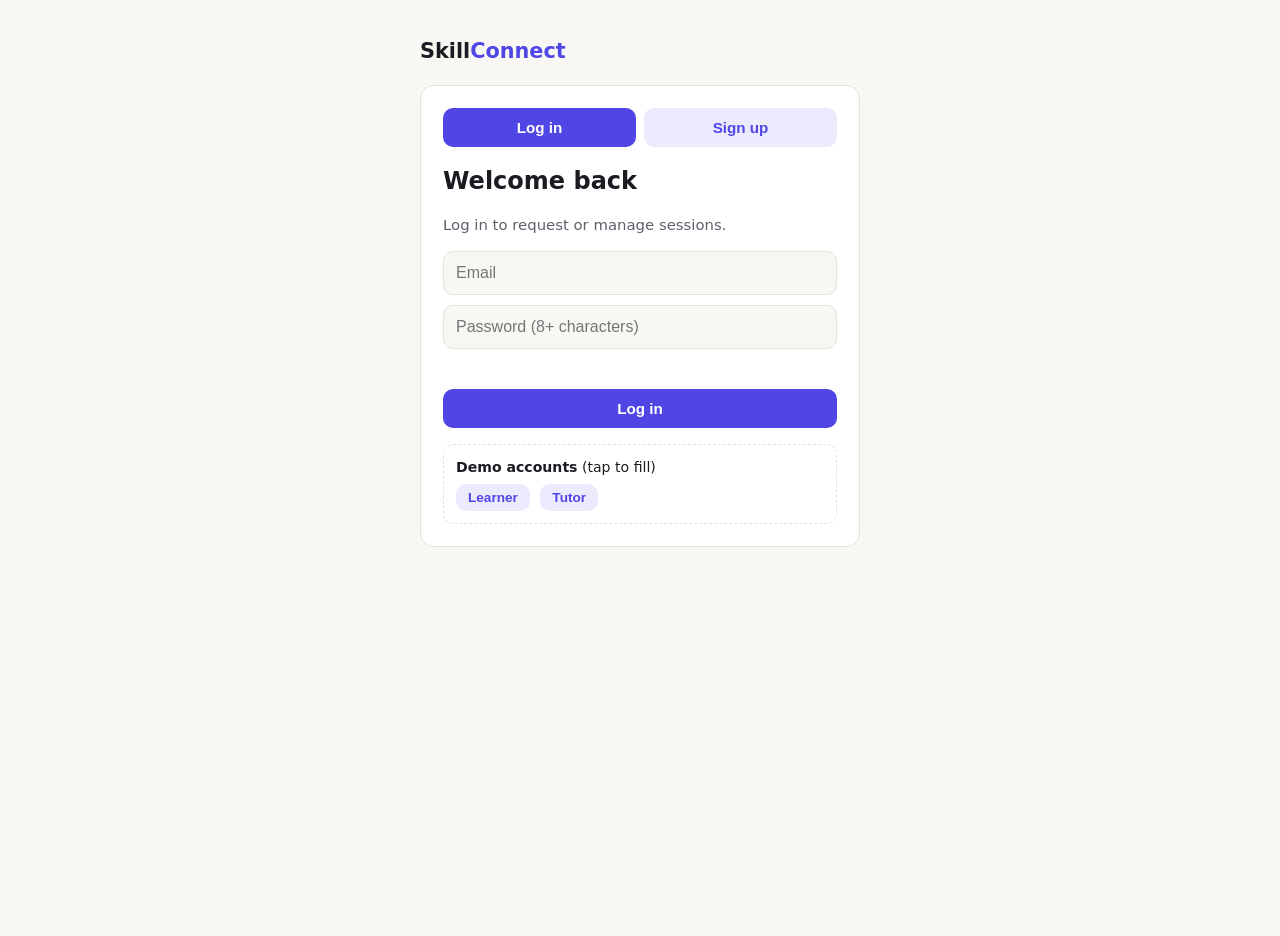
<file: login.html>
<!DOCTYPE html>
<html lang="en"><head><meta charset="utf-8"><meta name="viewport" content="width=device-width, initial-scale=1, viewport-fit=cover">
<title>Log in – SkillConnect</title><link rel="stylesheet" href="auth.css"></head>
<body><div class="box">
<a class="logo" href="index.html">Skill<span>Connect</span></a>
<div class="card">
 <div class="tabs"><button type="button" class="btn" id="t1">Log in</button><button type="button" class="btn alt" id="t2">Sign up</button></div>
 <h1 id="h" style="margin-top:16px">Welcome back</h1>
 <p class="muted" id="sub">Log in to request or manage sessions.</p>
 <form id="f">
  <div id="reg" hidden style="display:none;gap:10px">
   <input id="name" placeholder="Full name" autocomplete="name" maxlength="60">
   <select id="role"><option value="learner">I want to learn</option><option value="tutor">I want to teach</option></select>
  </div>
  <input id="email" type="email" placeholder="Email" autocomplete="email" required>
  <input id="pw" type="password" placeholder="Password (8+ characters)" autocomplete="current-password" minlength="8" required>
  <div id="msg" role="alert"></div>
  <button class="btn" id="go">Log in</button>
 </form>
 <div class="demo"><b>Demo accounts</b> (tap to fill)<br>
  <button type="button" class="btn alt small" data-e="learner@skillconnect.in" data-p="Learner@123">Learner</button>
  <button type="button" class="btn alt small" data-e="tutor@skillconnect.in" data-p="Tutor@123">Tutor</button></div>
</div></div>
<script>
var mode="login",$=function(i){return document.getElementById(i)};
function setMode(m){mode=m;var r=m==="register";
 $("reg").style.display=r?"grid":"none";$("name").required=r;
 $("t1").className="btn"+(r?" alt":"");$("t2").className="btn"+(r?"":" alt");
 $("h").textContent=r?"Create your account":"Welcome back";
 $("go").textContent=r?"Sign up":"Log in";$("msg").textContent="";
 $("pw").autocomplete=r?"new-password":"current-password"}
$("t1").onclick=function(){setMode("login")};$("t2").onclick=function(){setMode("register")};
document.querySelectorAll(".demo button").forEach(function(b){b.onclick=function(){setMode("login");$("email").value=b.dataset.e;$("pw").value=b.dataset.p}});
$("f").onsubmit=function(e){e.preventDefault();$("msg").textContent="";
 var d={email:$("email").value,password:$("pw").value};
 if(mode==="register"){d.name=$("name").value;d.role=$("role").value}
 fetch("/api/"+mode,{method:"POST",headers:{"Content-Type":"application/json"},body:JSON.stringify(d)})
 .then(function(r){return r.json().then(function(j){if(r.ok)location.href="dashboard.html";else $("msg").textContent=j.error||"Something went wrong"})})
 .catch(function(){$("msg").textContent="Cannot reach the server. Start it with: node server.js"})};
</script></body></html>
</file>
<file: auth.css>
:root{--bg:#f8f7f4;--fg:#1c1b22;--muted:#5f5e6b;--card:#fff;--line:#e4e2dc;--accent:#4f46e5;--accent-fg:#fff;--soft:#eceafd}
@media(prefers-color-scheme:dark){:root{--bg:#14131a;--fg:#f1f0f6;--muted:#a5a3b5;--card:#1e1d27;--line:#2e2c3a;--accent:#8b85ff;--accent-fg:#14131a;--soft:#262444}}
*{box-sizing:border-box}
body{margin:0;min-height:100vh;background:var(--bg);color:var(--fg);font-family:system-ui,-apple-system,"Segoe UI",Roboto,sans-serif;line-height:1.5;padding:env(safe-area-inset-top,0px) 16px env(safe-area-inset-bottom,0px)}
.box{max-width:440px;margin:36px auto}.wide{max-width:760px}
.logo{font-weight:800;font-size:1.3rem;color:var(--fg);text-decoration:none;display:inline-block;margin-bottom:18px}.logo span{color:var(--accent)}
.card{background:var(--card);border:1px solid var(--line);border-radius:14px;padding:22px}
h1{font-size:1.5rem;margin:0 0 4px}h2{font-size:1.1rem;margin:22px 0 10px}
.muted{color:var(--muted);font-size:.93rem}
form{display:grid;gap:10px;margin-top:14px}
input,select{padding:12px;border-radius:10px;border:1px solid var(--line);background:var(--bg);color:var(--fg);font-size:1rem;width:100%}
.btn{background:var(--accent);color:var(--accent-fg);border:0;padding:11px 18px;border-radius:10px;font-weight:600;cursor:pointer;font-size:.95rem}
.btn.alt{background:var(--soft);color:var(--accent)}.btn.small{padding:6px 12px;font-size:.85rem}
.tabs{display:flex;gap:8px}.tabs .btn{flex:1}
#msg{color:#d6336c;min-height:1.3em;font-size:.93rem}
.demo{margin-top:16px;border:1px dashed var(--line);border-radius:10px;padding:12px;font-size:.88rem}
.demo button{margin:6px 6px 0 0}
.item{display:flex;justify-content:space-between;gap:12px;align-items:center;flex-wrap:wrap;border:1px solid var(--line);border-radius:10px;padding:12px;margin-bottom:10px;background:var(--card)}
.right{display:flex;gap:8px;align-items:center}
.tag{padding:2px 10px;border-radius:99px;font-size:.8rem;background:var(--soft);color:var(--accent)}
.tag.accepted{background:#d3f9d8;color:#2b8a3e}.tag.declined{background:#ffe3e3;color:#c92a2a}
.top{display:flex;justify-content:space-between;align-items:center;gap:10px;flex-wrap:wrap}
</file>
